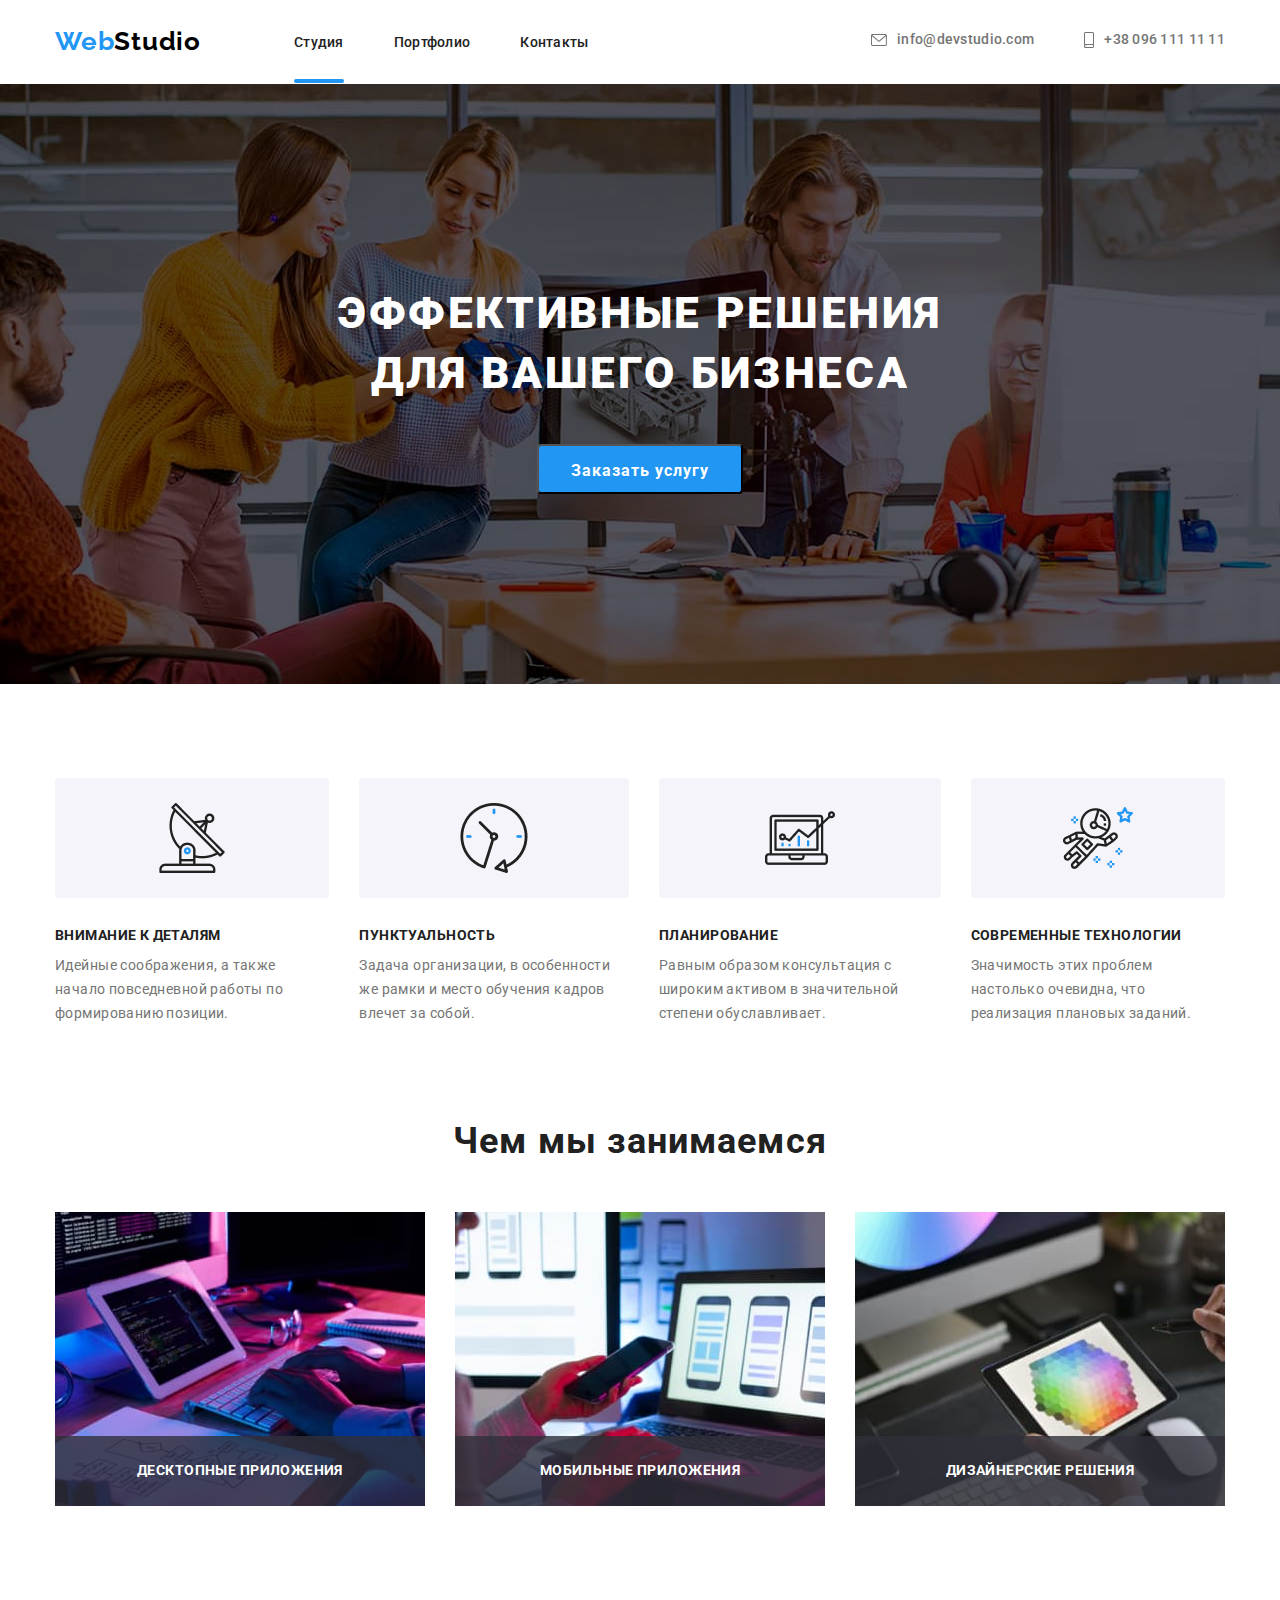
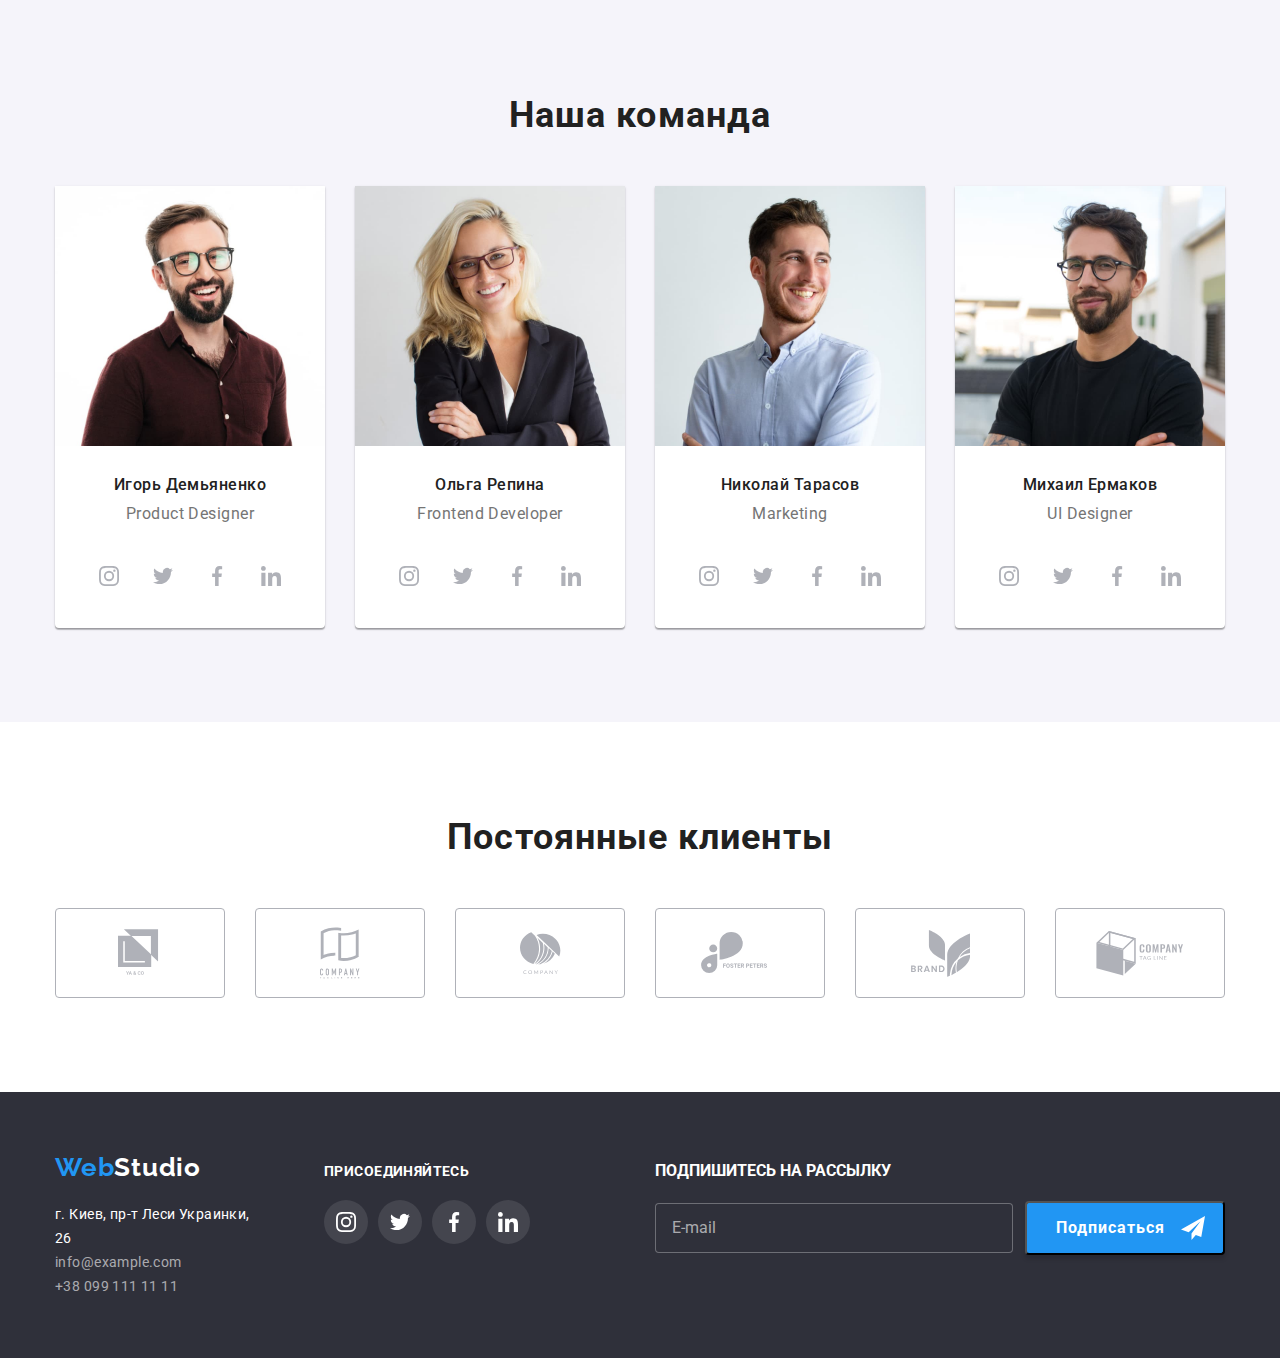
<file: index.html>
<!DOCTYPE html>
<html lang="ru">
  <head>
    <meta charset="UTF-8" />
    <meta name="viewport" content="width=device-width, initial-scale=1.0" />
    <title>goit-markup-hw-04</title>
    <link
      href="https://fonts.googleapis.com/css2?family=Raleway:wght@700&family=Roboto:wght@400;500;700;900&display=swap"
      rel="stylesheet"
    />
    <link
      rel="stylesheet"
      href="https://cdnjs.cloudflare.com/ajax/libs/modern-normalize/1.0.0/modern-normalize.min.css"
    />
    <link rel="stylesheet" href="./css/styles.css" />
  </head>
  <body>
    <!--Хедер-->
    <header class="page-header">
      <div class="container main-nav">
        <nav class="navigation">
          <a href="./index.html" class="logo"
            >Web<span class="logo-header">Studio</span></a
          >

          <ul class="site-nav list">
            <li class="item">
              <a href="./index.html" class="link current">Студия</a>
            </li>
            <li class="item">
              <a href="./portfolio.html" class="link">Портфолио</a>
            </li>
            <li class="item">
              <a href="" class="link">Контакты</a>
            </li>
          </ul>
        </nav>
        <address>
          <ul class="addres-list list">
            <li class="item">
              <a href="mailto:info@devstudio.com" class="mail icon-mail-link">
                <svg class="icon-e-mail">
                  <use
                    href="./images/icons-svg/symbol-defs.svg#icon-e-mail"
                  ></use>
                </svg>
                info@devstudio.com</a
              >
            </li>
            <li class="item">
              <a href="tel:+380961111111" class="tel icon-mail-link">
                <svg class="icon-smartphone">
                  <use
                    href="./images/icons-svg/symbol-defs.svg#icon-smartphone"
                  ></use>
                </svg>
                +38 096 111 11 11</a
              >
            </li>
          </ul>
        </address>
      </div>
    </header>
    <main>
      <!--Заголовок h1-->
      <section class="hero overlay">
        <div class="hero-contact">
          <h1 class="hero-title">Эффективные решения для вашего бизнеса</h1>
          <button data-modal-open class="button-hero">Заказать услугу</button>
        </div>
      </section>
      <!--Особенности-->
      <section class="section section-feature">
        <div class="container">
          <!--h2 для семантики, мы потом его скроем что-бы пользователь не видел-->
          <h2 hidden>Особенности</h2>
          <ul class="feature-list list">
            <li class="list-item">
              <h3 class="title">Внимание к деталям</h3>
              <p class="text">
                Идейные соображения, а также начало повседневной работы по
                формированию позиции.
              </p>
            </li>
            <li class="list-item">
              <h3 class="title">Пунктуальность</h3>
              <p class="text">
                Задача организации, в особенности же рамки и место обучения
                кадров влечет за собой.
              </p>
            </li>
            <li class="list-item">
              <h3 class="title">Планирование</h3>
              <p class="text">
                Равным образом консультация с широким активом в значительной
                степени обуславливает.
              </p>
            </li>
            <li class="list-item">
              <h3 class="title">Современные технологии</h3>
              <p class="text">
                Значимость этих проблем настолько очевидна, что реализация
                плановых заданий.
              </p>
            </li>
          </ul>
        </div>
      </section>
      <!--Чем мы занимаемся-->
      <section class="section">
        <div class="container">
          <h2 class="section-title">Чем мы занимаемся</h2>
          <ul class="services-list list">
            <li class="item">
              <div class="service-thumb">
                <img
                  src="./images/4em-zanimaemsa1.jpg"
                  alt="Проектируем"
                  width="370"
                />
                <p class="service-applications">Десктопные приложения</p>
              </div>
            </li>
            <li class="item">
              <div class="service-thumb">
                <img
                  src="./images/4em-zanimaemsa2.jpg"
                  alt="Планируем"
                  width="370"
                />
                <p class="service-applications">Мобильные приложения</p>
              </div>
            </li>
            <li class="item">
              <div class="service-thumb">
                <img
                  src="./images/4em-zanimaemsa3.jpg"
                  alt="Создаем дизайн"
                  width="370"
                />
                <p class="service-applications">Дизайнерские решения</p>
              </div>
            </li>
          </ul>
        </div>
      </section>
      <!--Наша команда-->
      <section class="section command">
        <div class="container">
          <h2 class="section-title">Наша команда</h2>
          <ul class="command-list list">
            <li class="item">
              <img
                src="./images/Comanda1.jpg"
                alt="Product Designer"
                width="270"
              />
              <h3 class="title">Игорь Демьяненко</h3>
              <p class="text">Product Designer</p>
              <ul class="list social-icon-list">
                <li class="social-icon-item">
                  <a class="social-icon-link" href="https://www.instagram.com/">
                    <svg class="icon-social">
                      <use
                        href="./images/icons-svg/symbol-defs.svg#icon-instagram"
                      ></use>
                    </svg>
                  </a>
                </li>
                <li class="social-icon-item">
                  <a class="social-icon-link" href="https://twitter.com/">
                    <svg class="icon-social">
                      <use
                        href="./images/icons-svg/symbol-defs.svg#icon-twitter"
                      ></use>
                    </svg>
                  </a>
                </li>
                <li class="social-icon-item">
                  <a class="social-icon-link" href="https://www.facebook.com/">
                    <svg class="icon-social">
                      <use
                        href="./images/icons-svg/symbol-defs.svg#icon-facebook"
                      ></use>
                    </svg>
                  </a>
                </li>
                <li class="social-icon-item">
                  <a class="social-icon-link" href="https://www.linkedin.com/">
                    <svg class="icon-social">
                      <use
                        href="./images/icons-svg/symbol-defs.svg#icon-linkedin"
                      ></use>
                    </svg>
                  </a>
                </li>
              </ul>
            </li>
            <li class="item">
              <img
                src="./images/Comanda2.jpg"
                alt="Frontend Developer"
                width="270"
              />
              <h3 class="title">Ольга Репина</h3>
              <p class="text">Frontend Developer</p>
              <ul class="list social-icon-list">
                <li class="social-icon-item">
                  <a class="social-icon-link" href="https://www.instagram.com/">
                    <svg class="icon-social">
                      <use
                        href="./images/icons-svg/symbol-defs.svg#icon-instagram"
                      ></use>
                    </svg>
                  </a>
                </li>
                <li class="social-icon-item">
                  <a class="social-icon-link" href="https://twitter.com/">
                    <svg class="icon-social">
                      <use
                        href="./images/icons-svg/symbol-defs.svg#icon-twitter"
                      ></use>
                    </svg>
                  </a>
                </li>
                <li class="social-icon-item">
                  <a class="social-icon-link" href="https://www.facebook.com/">
                    <svg class="icon-social">
                      <use
                        href="./images/icons-svg/symbol-defs.svg#icon-facebook"
                      ></use>
                    </svg>
                  </a>
                </li>
                <li class="social-icon-item">
                  <a class="social-icon-link" href="https://www.linkedin.com/">
                    <svg class="icon-social">
                      <use
                        href="./images/icons-svg/symbol-defs.svg#icon-linkedin"
                      ></use>
                    </svg>
                  </a>
                </li>
              </ul>
            </li>
            <li class="item">
              <img src="./images/Comanda3.jpg" alt="Marketing" width="270" />
              <h3 class="title">Николай Тарасов</h3>
              <p class="text">Marketing</p>
              <ul class="list social-icon-list">
                <li class="social-icon-item">
                  <a class="social-icon-link" href="https://www.instagram.com/">
                    <svg class="icon-social">
                      <use
                        href="./images/icons-svg/symbol-defs.svg#icon-instagram"
                      ></use>
                    </svg>
                  </a>
                </li>
                <li class="social-icon-item">
                  <a class="social-icon-link" href="https://twitter.com/">
                    <svg class="icon-social">
                      <use
                        href="./images/icons-svg/symbol-defs.svg#icon-twitter"
                      ></use>
                    </svg>
                  </a>
                </li>
                <li class="social-icon-item">
                  <a class="social-icon-link" href="https://www.facebook.com/">
                    <svg class="icon-social">
                      <use
                        href="./images/icons-svg/symbol-defs.svg#icon-facebook"
                      ></use>
                    </svg>
                  </a>
                </li>
                <li class="social-icon-item">
                  <a class="social-icon-link" href="https://www.linkedin.com/">
                    <svg class="icon-social">
                      <use
                        href="./images/icons-svg/symbol-defs.svg#icon-linkedin"
                      ></use>
                    </svg>
                  </a>
                </li>
              </ul>
            </li>
            <li class="item">
              <img src="./images/Comanda4.jpg" alt="UI Designer" width="270" />
              <h3 class="title">Михаил Ермаков</h3>
              <p class="text">UI Designer</p>
              <ul class="list social-icon-list">
                <li class="social-icon-item">
                  <a class="social-icon-link" href="https://www.instagram.com/">
                    <svg class="icon-social">
                      <use
                        href="./images/icons-svg/symbol-defs.svg#icon-instagram"
                      ></use>
                    </svg>
                  </a>
                </li>
                <li class="social-icon-item">
                  <a class="social-icon-link" href="https://twitter.com/">
                    <svg class="icon-social">
                      <use
                        href="./images/icons-svg/symbol-defs.svg#icon-twitter"
                      ></use>
                    </svg>
                  </a>
                </li>
                <li class="social-icon-item">
                  <a class="social-icon-link" href="https://www.facebook.com/">
                    <svg class="icon-social">
                      <use
                        href="./images/icons-svg/symbol-defs.svg#icon-facebook"
                      ></use>
                    </svg>
                  </a>
                </li>
                <li class="social-icon-item">
                  <a class="social-icon-link" href="https://www.linkedin.com/">
                    <svg class="icon-social">
                      <use
                        href="./images/icons-svg/symbol-defs.svg#icon-linkedin"
                      ></use>
                    </svg>
                  </a>
                </li>
              </ul>
            </li>
          </ul>
        </div>
      </section>

      <!--Постоянные клиенты-->
      <section class="section">
        <div class="container">
          <h2 class="section-title">Постоянные клиенты</h2>
          <ul class="list-clients list">
            <li class="list-clients-link">
              <a href="" class="link-client">
                <svg class="client-logo icon-link-client-one">
                  <use
                    href="./images/icons-svg/symbol-defs.svg#icon-logo-client1"
                  ></use>
                </svg>
              </a>
            </li>
            <li class="list-clients-link">
              <a href="" class="link-client">
                <svg class="client-logo icon-link-client-two">
                  <use
                    href="./images/icons-svg/symbol-defs.svg#icon-logo-client2"
                  ></use>
                </svg>
              </a>
            </li>
            <li class="list-clients-link">
              <a href="" class="link-client">
                <svg class="client-logo icon-link-client-three">
                  <use
                    href="./images/icons-svg/symbol-defs.svg#icon-logo-client3"
                  ></use>
                </svg>
              </a>
            </li>
            <li class="list-clients-link">
              <a href="" class="link-client">
                <svg class="client-logo icon-link-client-four">
                  <use
                    href="./images/icons-svg/symbol-defs.svg#icon-logo-client4"
                  ></use>
                </svg>
              </a>
            </li>
            <li class="list-clients-link">
              <a href="" class="link-client">
                <svg class="client-logo icon-link-client-five">
                  <use
                    href="./images/icons-svg/symbol-defs.svg#icon-logo-client5"
                  ></use>
                </svg>
              </a>
            </li>
            <li class="list-clients-link">
              <a href="" class="link-client">
                <svg class="client-logo icon-link-client-six">
                  <use
                    href="./images/icons-svg/symbol-defs.svg#icon-logo-client6"
                  ></use>
                </svg>
              </a>
            </li>
          </ul>
        </div>
      </section>
    </main>
    <!--Футер-->
    <footer class="footer">
      <div class="container footer-icon">
        <div>
          <div class="footer-logo">
            <a href="./index.html" class="logo"
              >Web<span class="logo-footer">Studio</span></a
            >
          </div>
          <address>
            <div class="list-footer">
              <ul class="adres-footer list">
                <li class="adres">г. Киев, пр-т Леси Украинки, 26</li>
                <li>
                  <a href="mailto:info@example.com" class="mail"
                    >info@example.com</a
                  >
                </li>
                <li>
                  <a href="tel:+380991111111" class="tel">+38 099 111 11 11</a>
                </li>
              </ul>
            </div>
          </address>
        </div>
        <div>
          <b class="text-footer">присоединяйтесь</b>
          <ul class="list social-icon-list dark-icon-footer">
            <li class="social-icon-item">
              <a
                class="social-icon-link icon-link-footer"
                href="https://www.instagram.com/"
              >
                <svg class="icon-social">
                  <use
                    href="./images/icons-svg/symbol-defs.svg#icon-instagram"
                  ></use>
                </svg>
              </a>
            </li>
            <li class="social-icon-item">
              <a
                class="social-icon-link icon-link-footer"
                href="https://twitter.com/"
              >
                <svg class="icon-social">
                  <use
                    href="./images/icons-svg/symbol-defs.svg#icon-twitter"
                  ></use>
                </svg>
              </a>
            </li>
            <li class="social-icon-item">
              <a
                class="social-icon-link icon-link-footer"
                href="https://www.facebook.com/"
              >
                <svg class="icon-social">
                  <use
                    href="./images/icons-svg/symbol-defs.svg#icon-facebook"
                  ></use>
                </svg>
              </a>
            </li>
            <li class="social-icon-item">
              <a
                class="social-icon-link icon-link-footer"
                href="https://www.linkedin.com/"
              >
                <svg class="icon-social">
                  <use
                    href="./images/icons-svg/symbol-defs.svg#icon-linkedin"
                  ></use>
                </svg>
              </a>
            </li>
          </ul>
        </div>
        <form class="form-footer">
          <b class="form-title">Подпишитесь на рассылку</b>
          <div class="form-subscription">
            <input
              class="form-input-footer"
              type="email"
              name="email"
              autocomplete="off"
              placeholder="E-mail"
            />
            <button type="submit" class="form-btn-footer">Подписаться</button>
          </div>
        </form>
      </div>
    </footer>

    <!--Модальное окно-->
    <div class="backdrop is-hidden" data-modal>
      <div class="modal">
        <form class="form">
          <strong class="text-form"
            >Оставьте свои данные, мы вам перезвоним</strong
          >
          <div class="form-field">
            <label for="name" class="form-label">Имя</label>
            <input
              class="form-input"
              type="text"
              name="name"
              id="name"
              autocomplete="off"
              autofocus
              placeholder=" "
              required
            />
            <svg class="form-field-icon">
              <use href="./images/icons-svg/sprite.svg#icon-person"></use>
            </svg>
          </div>

          <div class="form-field">
            <label for="telephone" class="form-label">Телефон</label>
            <input
              class="form-input"
              type="tel"
              name="telephone"
              id="telephone"
              autocomplete="off"
              placeholder=" "
            />
            <svg class="form-field-icon">
              <use href="./images/icons-svg/sprite.svg#icon-phone"></use>
            </svg>
          </div>

          <div class="form-field">
            <label for="email" class="form-label">Почта</label>
            <input
              class="form-input"
              type="email"
              name="email"
              id="email"
              autocomplete="off"
              placeholder=" "
            />
            <svg class="form-field-icon">
              <use href="./images/icons-svg/sprite.svg#icon-email"></use>
            </svg>
          </div>

          <div class="form-comment">
            <label for="comment">Комментарий</label>
            <textarea
              class="form-textarea"
              name="comment"
              id="comment"
              rows="8"
              placeholder="Введите текст"
            >
            </textarea>
          </div>

          <label class="checkbox-form">
            <input type="checkbox" name="policy" class="checkbox" />
            <span class="check-box"></span>

            <span class="text-check"
              >Соглашаюсь с рассылкой и принимаю
              <a href="" class="link-form">Условия договора</a></span
            >
          </label>

          <div class="form-button">
            <button type="submit" class="buttons form-btn">Отправить</button>
          </div>
        </form>
        <svg data-modal-close class="icon">
          <use href="./images/icons-svg/symbol-defs.svg#close"></use>
        </svg>
      </div>
    </div>
    <script src="./js/modal.js"></script>
  </body>
</html>
</file>
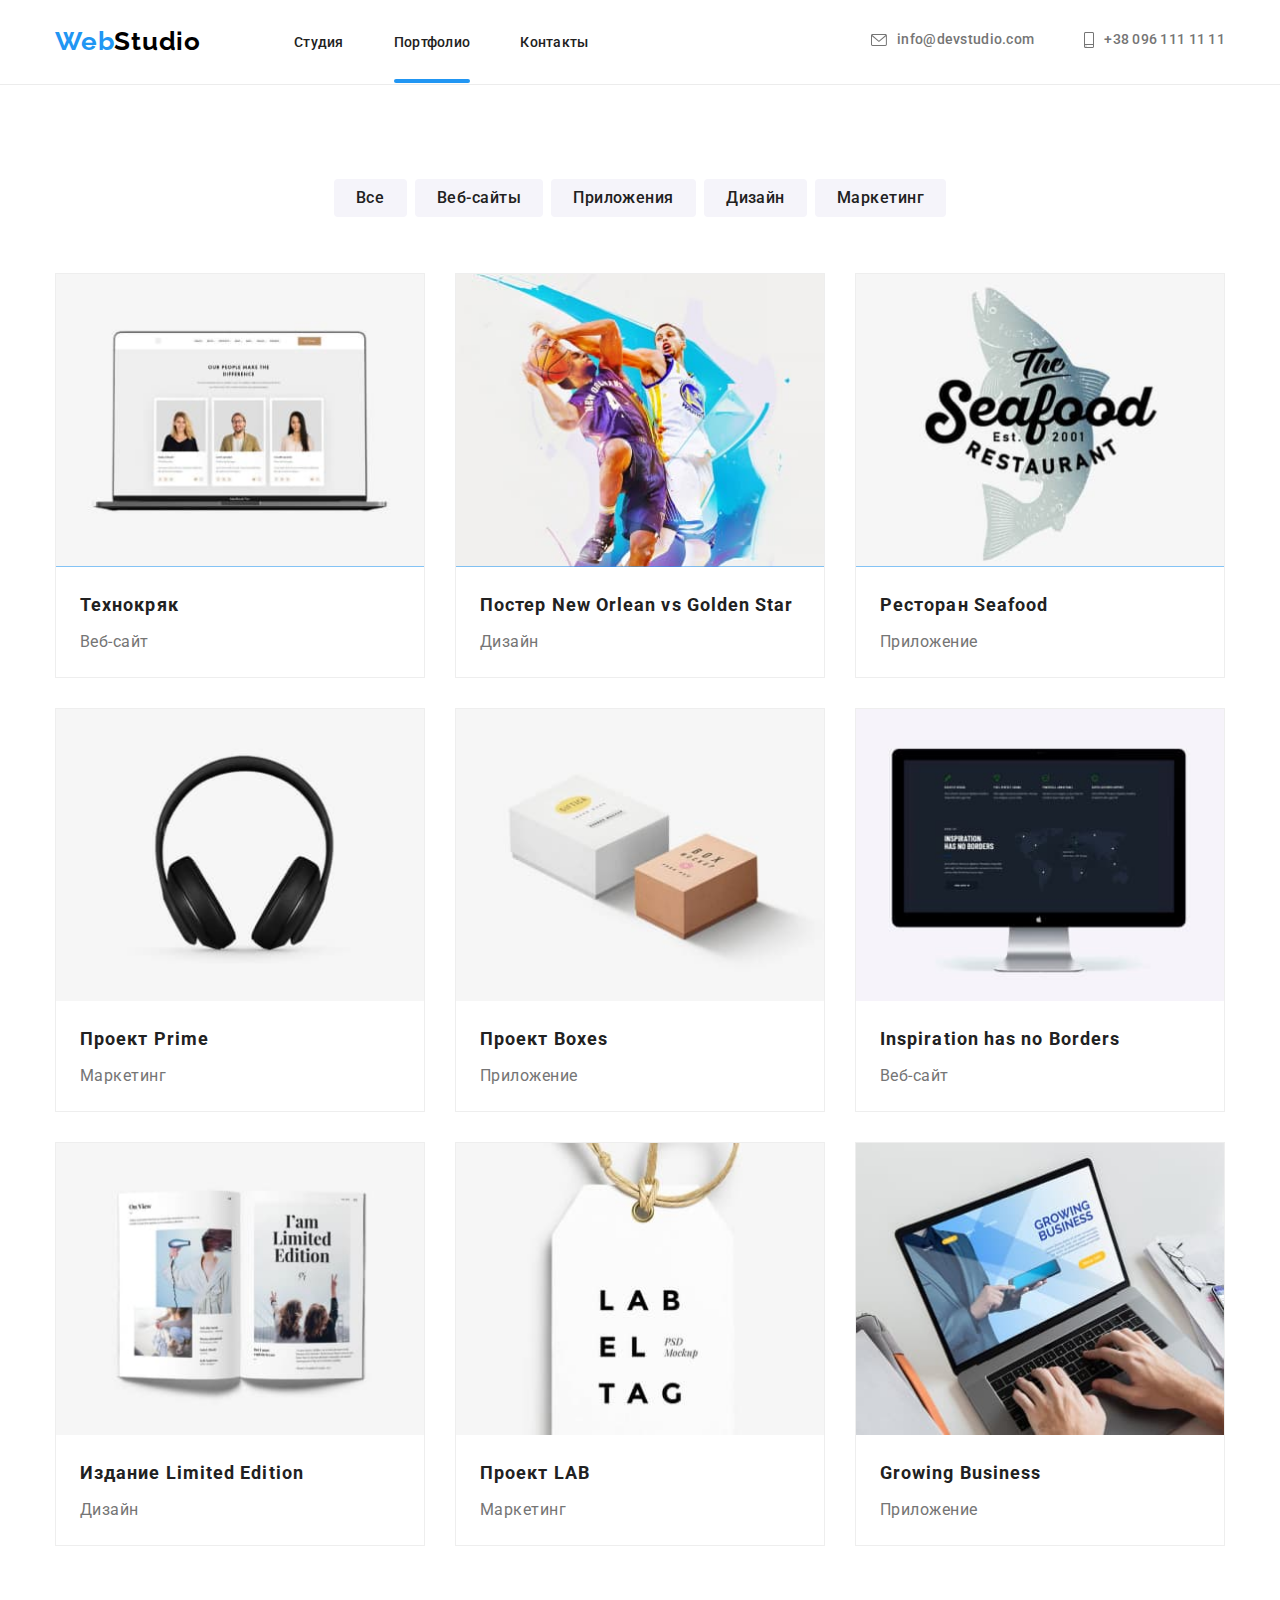
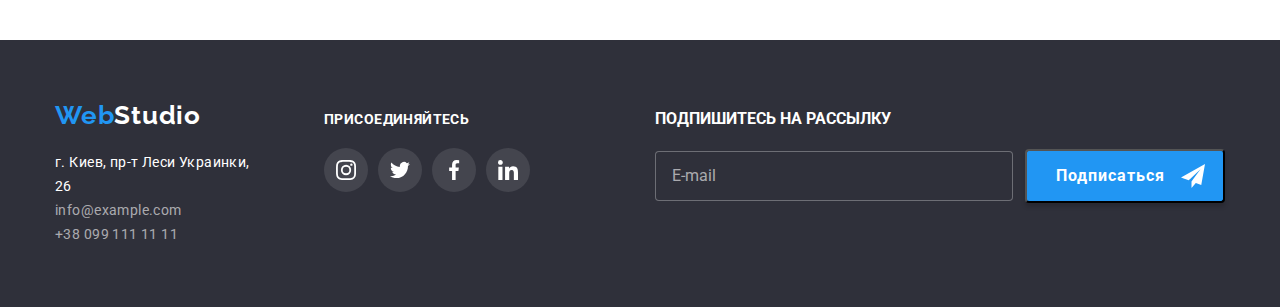
<file: portfolio.html>
<!DOCTYPE html>
<html lang="ru">
  <head>
    <meta charset="UTF-8" />
    <meta name="viewport" content="width=device-width, initial-scale=1.0" />
    <title>Портфолио</title>
    <link
      href="https://fonts.googleapis.com/css2?family=Raleway:wght@700&family=Roboto:wght@400;500;700&display=swap"
      rel="stylesheet"
    />
    <link
      rel="stylesheet"
      href="https://cdnjs.cloudflare.com/ajax/libs/modern-normalize/1.0.0/modern-normalize.min.css"
    />
    <link rel="stylesheet" href="./css/styles.css" />
  </head>
  <body>
    <!--Хедер-->
    <header class="page-header header-portfolio">
      <div class="container main-nav">
        <nav class="navigation">
          <a href="./index.html" class="logo"
            >Web<span class="logo-header">Studio</span></a
          >

          <ul class="site-nav list">
            <li class="item">
              <a href="./index.html" class="link">Студия</a>
            </li>
            <li class="item">
              <a href="./portfolio.html" class="link portfolio">Портфолио</a>
            </li>
            <li class="item">
              <a href="" class="link">Контакты</a>
            </li>
          </ul>
        </nav>
        <address>
          <ul class="addres-list list">
            <li class="item">
              <a href="mailto:info@devstudio.com" class="mail icon-mail-link">
                <svg class="icon-e-mail">
                  <use
                    href="./images/icons-svg/symbol-defs.svg#icon-e-mail"
                  ></use>
                </svg>
                info@devstudio.com</a
              >
            </li>
            <li class="item">
              <a href="tel:+380961111111" class="tel icon-mail-link">
                <svg class="icon-smartphone">
                  <use
                    href="./images/icons-svg/symbol-defs.svg#icon-smartphone"
                  ></use>
                </svg>
                +38 096 111 11 11</a
              >
            </li>
          </ul>
        </address>
      </div>
    </header>
    <main>
      <section class="section">
        <div class="container">
          <!--Основной контент-->
          <!--h1 Портфолио и h2 Фильтр работ для семантики потом скроем-->
          <h2 hidden>Фильтр робот</h2>
          <ul class="list button-list">
            <li class="item buttons button-all">Все</li>
            <li class="item buttons button-veb">Веб-сайты</li>
            <li class="item buttons button-applications">Приложения</li>
            <li class="item buttons button-design">Дизайн</li>
            <li class="item buttons button-marketing">Маркетинг</li>
          </ul>

          <ul class="portfolio-link list">
            <li class="item item-website">
              <a href="" class="link-portfolio">
                <div class="portfolio-img">
                  <img
                    src="./images/technokriak-website.jpg"
                    alt="Веб сайт: Технокряк"
                    width="370px"
                  />
                  <p class="portfolio-text-link">
                    Технокряк это современная площадка распространения
                    коронавируса. Компании используют эту платформу для
                    цифрового шпионажа и атак на защищённые сервера конкурентов.
                  </p>
                </div>
                <div class="portfolio-text">
                  <h3 class="title">Технокряк</h3>
                  <p class="text">Веб-сайт</p>
                </div>
              </a>
            </li>
            <li class="item item-design">
              <a href="" class="link-portfolio">
                <div class="portfolio-img">
                  <img
                    src="./images/poster-design.jpg"
                    alt="Постер Новый Орлеан против Голден Стар"
                    width="370px"
                  />
                  <p class="portfolio-text-link">
                    Технокряк это современная площадка распространения
                    коронавируса. Компании используют эту платформу для
                    цифрового шпионажа и атак на защищённые сервера конкурентов.
                  </p>
                </div>
                <div class="portfolio-text">
                  <h3 class="title">Постер New Orlean vs Golden Star</h3>
                  <p class="text">Дизайн</p>
                </div>
              </a>
            </li>
            <li class="item item-annex">
              <a href="" class="link-portfolio">
                <div class="portfolio-img">
                  <img
                    src="./images/restaurant-annex.jpg"
                    alt="Ресторан морепродукты"
                    width="370px"
                  />
                  <p class="portfolio-text-link">
                    Технокряк это современная площадка распространения
                    коронавируса. Компании используют эту платформу для
                    цифрового шпионажа и атак на защищённые сервера конкурентов.
                  </p>
                </div>
                <div class="portfolio-text">
                  <h3 class="title">Ресторан Seafood</h3>
                  <p class="text">Приложение</p>
                </div>
              </a>
            </li>
            <li class="item item-marketing">
              <a href="" class="link-portfolio">
                <div class="portfolio-img">
                  <img
                    src="./images/prime-marketing.jpg"
                    alt="Проект прайм"
                    width="370px"
                  />
                  <p class="portfolio-text-link">
                    Технокряк это современная площадка распространения
                    коронавируса. Компании используют эту платформу для
                    цифрового шпионажа и атак на защищённые сервера конкурентов.
                  </p>
                </div>
                <div class="portfolio-text">
                  <h3 class="title">Проект Prime</h3>
                  <p class="text">Маркетинг</p>
                </div>
              </a>
            </li>
            <li class="item item-annex-link">
              <a href="" class="link-portfolio">
                <div class="portfolio-img">
                  <img
                    src="./images/boxes-annex.jpg"
                    alt="Проект коробки"
                    width="370px"
                  />
                  <p class="portfolio-text-link">
                    Технокряк это современная площадка распространения
                    коронавируса. Компании используют эту платформу для
                    цифрового шпионажа и атак на защищённые сервера конкурентов.
                  </p>
                </div>
                <div class="portfolio-text">
                  <h3 class="title">Проект Boxes</h3>
                  <p class="text">Приложение</p>
                </div>
              </a>
            </li>
            <li class="item item-website-link">
              <a href="" class="link-portfolio">
                <div class="portfolio-img">
                  <img
                    src="./images/inspiration-website.jpg"
                    alt="Монитор вдохновения"
                    width="370px"
                  />
                  <p class="portfolio-text-link">
                    Технокряк это современная площадка распространения
                    коронавируса. Компании используют эту платформу для
                    цифрового шпионажа и атак на защищённые сервера конкурентов.
                  </p>
                </div>
                <div class="portfolio-text">
                  <h3 class="title">Inspiration has no Borders</h3>
                  <p class="text">Веб-сайт</p>
                </div>
              </a>
            </li>
            <li class="item item-design-link">
              <a href="" class="link-portfolio">
                <div class="portfolio-img">
                  <img
                    src="./images/edition-design.jpg"
                    alt="Лимитованое издание"
                    width="370px"
                  />
                  <p class="portfolio-text-link">
                    Технокряк это современная площадка распространения
                    коронавируса. Компании используют эту платформу для
                    цифрового шпионажа и атак на защищённые сервера конкурентов.
                  </p>
                </div>
                <div class="portfolio-text">
                  <h3 class="title">Издание Limited Edition</h3>
                  <p class="text">Дизайн</p>
                </div>
              </a>
            </li>
            <li class="item item-marketing-link">
              <a href="" class="link-portfolio">
                <div class="portfolio-img">
                  <img
                    src="./images/lab-marketing.jpg"
                    alt="Проект лаборатория"
                    width="370px"
                  />
                  <p class="portfolio-text-link">
                    Технокряк это современная площадка распространения
                    коронавируса. Компании используют эту платформу для
                    цифрового шпионажа и атак на защищённые сервера конкурентов.
                  </p>
                </div>
                <div class="portfolio-text">
                  <h3 class="title">Проект LAB</h3>
                  <p class="text">Маркетинг</p>
                </div>
              </a>
            </li>
            <li class="item item-annex-business">
              <a href="" class="link-portfolio">
                <div class="portfolio-img">
                  <img
                    src="./images/business-annex.jpg"
                    alt="Растущий бизнес"
                    width="370px"
                  />
                  <p class="portfolio-text-link">
                    Технокряк это современная площадка распространения
                    коронавируса. Компании используют эту платформу для
                    цифрового шпионажа и атак на защищённые сервера конкурентов.
                  </p>
                </div>
                <div class="portfolio-text">
                  <h3 class="title">Growing Business</h3>
                  <p class="text">Приложение</p>
                </div>
              </a>
            </li>
          </ul>
        </div>
      </section>
    </main>
    <!--Футер-->
    <footer class="footer">
      <div class="container footer-icon">
        <div>
          <div class="footer-logo">
            <a href="./index.html" class="logo"
              >Web<span class="logo-footer">Studio</span></a
            >
          </div>
          <address>
            <div class="list-footer">
              <ul class="adres-footer list">
                <li class="adres">г. Киев, пр-т Леси Украинки, 26</li>
                <li>
                  <a href="mailto:info@example.com" class="mail"
                    >info@example.com</a
                  >
                </li>
                <li>
                  <a href="tel:+380991111111" class="tel">+38 099 111 11 11</a>
                </li>
              </ul>
            </div>
          </address>
        </div>
        <div>
          <b class="text-footer">присоединяйтесь</b>
          <ul class="list social-icon-list dark-icon-footer">
            <li class="social-icon-item">
              <a
                class="social-icon-link icon-link-footer"
                href="https://www.instagram.com/"
              >
                <svg class="icon-social">
                  <use
                    href="./images/icons-svg/symbol-defs.svg#icon-instagram"
                  ></use>
                </svg>
              </a>
            </li>
            <li class="social-icon-item">
              <a
                class="social-icon-link icon-link-footer"
                href="https://twitter.com/"
              >
                <svg class="icon-social">
                  <use
                    href="./images/icons-svg/symbol-defs.svg#icon-twitter"
                  ></use>
                </svg>
              </a>
            </li>
            <li class="social-icon-item">
              <a
                class="social-icon-link icon-link-footer"
                href="https://www.facebook.com/"
              >
                <svg class="icon-social">
                  <use
                    href="./images/icons-svg/symbol-defs.svg#icon-facebook"
                  ></use>
                </svg>
              </a>
            </li>
            <li class="social-icon-item">
              <a
                class="social-icon-link icon-link-footer"
                href="https://www.linkedin.com/"
              >
                <svg class="icon-social">
                  <use
                    href="./images/icons-svg/symbol-defs.svg#icon-linkedin"
                  ></use>
                </svg>
              </a>
            </li>
          </ul>
        </div>
        <form class="form-footer">
          <b class="form-title">Подпишитесь на рассылку</b>
          <div class="form-subscription">
            <input
              class="form-input-footer"
              type="email"
              name="email"
              autocomplete="off"
              placeholder="E-mail"
            />
            <button type="submit" class="form-btn-footer">Подписаться</button>
          </div>
        </form>
      </div>
    </footer>
  </body>
</html>
</file>
<file: css/styles.css>
:root {
  --primary-text-color: #757575;
  --title-text-color: #212121;
  --accent-color: #2196f3;
  --primary-bg-color: #e5e5e5;
  --primary-white-color: #ffffff;
  --secondary-bg-color: #f5f4fa;
  --color-icon: #afb1b8;
}

body {
  background-color: var(--primary-white-color);
  color: var(--primary-text-color);

  font-family: Roboto, sans-serif;
}

img {
  display: block;
  max-width: 100%;
  height: auto;
}

.list {
  padding: 0;
  margin: 0;
  list-style: none;
}

/* Container */
.container {
  width: 1200px;
  padding-left: 15px;
  padding-right: 15px;

  margin-left: auto;
  margin-right: auto;
}

/* Logo */

.logo {
  margin-right: 93px;
  padding-top: 24px;
  padding-bottom: 25px;

  color: var(--accent-color);
  font-family: Raleway, sans-serif;
  text-decoration: none;

  font-weight: 700;
  font-size: 26px;
  line-height: 1.19em;
  letter-spacing: 0.03em;
}
.logo-header {
  color: black;
}

/* main nav */

.main-nav {
  display: flex;
}

.navigation {
  display: flex;
  align-items: center;
  margin-right: auto;
}

.site-nav {
  display: flex;
  padding-top: 32px;
  padding-bottom: 32px;
}

.page-header .main-nav {
  justify-content: flex-end;
  align-items: center;
}

.site-nav .item:not(:last-child) {
  margin-right: 50px;
}

.site-nav .link {
  color: var(--title-text-color);
  text-decoration: none;

  font-weight: 500;
  font-size: 14px;
  line-height: 1.14em;
  letter-spacing: 0.02em;
  transition: color 250ms cubic-bezier(0.4, 0, 0.2, 1);
}

.site-nav .link:hover {
  color: var(--accent-color);
}

.site-nav .link.current {
  position: relative;
}

.site-nav .link.current::after {
  content: "";
  position: absolute;
  width: 100%;
  height: 4px;

  left: 0;
  bottom: -32.5px;
  background-color: var(--accent-color);
  border-radius: 2px;
}

.site-nav .link.portfolio {
  position: relative;
}

.site-nav .link.portfolio::after {
  content: "";
  position: absolute;
  width: 100%;
  height: 4px;

  left: 0;
  bottom: -32.5px;
  background-color: var(--accent-color);
  border-radius: 2px;
}

.addres-list {
  display: flex;
  padding-top: 32px;
  padding-bottom: 32px;
}

.addres-list .item:not(:last-child) {
  margin-right: 50px;
}

.addres-list .mail {
  color: var(--primary-text-color);
  text-decoration: none;
  font-style: normal;
  font-weight: 500;
  font-size: 14px;
  line-height: 1.14em;
  letter-spacing: 0.02em;

  transition: color 250ms cubic-bezier(0.4, 0, 0.2, 1);
}

.addres-list .mail:hover,
.addres-list .mail:focus {
  color: var(--accent-color);
}

.icon-mail-link {
  display: inline-flex;
  align-items: center;
}

.icon-e-mail {
  width: 16px;
  height: 12px;
  fill: var(--primary-text-color);
  margin-right: 10px;
  transition: fill 250ms cubic-bezier(0.4, 0, 0.2, 1);
}

.icon-mail-link:hover .icon-e-mail,
.icon-mail-link:focus .icon-e-mail {
  fill: var(--accent-color);
}

.icon-smartphone {
  width: 10px;
  height: 16px;
  fill: var(--primary-text-color);
  margin-right: 10px;
  transition: fill 250ms cubic-bezier(0.4, 0, 0.2, 1);
}

.icon-mail-link:hover .icon-smartphone,
.icon-mail-link:focus .icon-smartphone {
  fill: var(--accent-color);
}

.addres-list .tel {
  color: var(--primary-text-color);
  text-decoration: none;
  font-style: normal;

  font-weight: 500;
  font-size: 14px;
  line-height: 1.14em;
  letter-spacing: 0.02em;

  transition: color 250ms cubic-bezier(0.4, 0, 0.2, 1);
}

.addres-list .tel:hover,
.addres-list .tel:focus {
  color: var(--accent-color);
}

/* Стилизация секцый */
/*  Hero */
.hero {
  padding-top: 200px;
  padding-bottom: 200px;
  background-color: #2f303a;
  text-align: center;
}

.overlay {
  max-width: 1600px;
  height: 600px;
  margin-left: auto;
  margin-right: auto;
  background-image: linear-gradient(rgba(0, 0, 0, 0.4), rgba(0, 0, 0, 0.4)),
    url(../images/imgheroy.jpg);
  background-repeat: no-repeat;
  background-position: center;
  background-size: cover;
}

.hero-contact {
  max-width: 696px;
  margin-left: auto;
  margin-right: auto;
}
.hero-title {
  margin-top: 0;
  margin-bottom: 40px;

  color: var(--primary-white-color);
  text-transform: uppercase;
  font-weight: 900;
  font-size: 44px;
  line-height: 1.36em;
  letter-spacing: 0.06em;
}

/* Section */
.section-title {
  margin-top: 0;
  margin-bottom: 50px;
  color: var(--title-text-color);

  font-weight: 700;
  font-size: 36px;
  line-height: 1.17em;
  text-align: center;
  letter-spacing: 0.03em;
}

/* features */

.feature-list {
  display: flex;
}

.feature-list .list-item:not(:last-child) {
  margin-right: 30px;
}

.list-item::before {
  display: block;
  content: "";
  height: 120px;
  background-repeat: no-repeat;
  background-position: center;
  background-color: #f5f4fa;
  border-radius: 4px;
}

.list-item:nth-child(1)::before {
  background-image: url(../images/antenna1.png);
}

.list-item:nth-child(2)::before {
  background-image: url(../images/clock.png);
}

.list-item:nth-child(3)::before {
  background-image: url(../images/diagram.png);
}

.list-item:nth-child(4)::before {
  background-image: url(../images/astronaut.png);
}

.feature-list .title {
  margin-top: 30px;
  margin-bottom: 10px;

  color: var(--title-text-color);
  text-transform: uppercase;

  font-weight: 700;
  font-size: 14px;
  line-height: 1.14em;
  letter-spacing: 0.03em;
}

.feature-list .text {
  margin-top: 0;
  margin-bottom: 0;

  font-size: 14px;
  line-height: 1.71em;
  letter-spacing: 0.03em;
}

/* services-list */

.services-list .item:not(:last-child) {
  margin-right: 30px;
}

/* Команда  commands */

.section {
  padding-top: 94px;
  padding-bottom: 94px;
}

.section-feature {
  padding-bottom: 0;
}

.command {
  background-color: var(--secondary-bg-color);
}

.command-list {
  display: flex;
}

.command-list .item {
  box-shadow: 0px 1px 3px rgba(0, 0, 0, 0.12), 0px 1px 1px rgba(0, 0, 0, 0.14),
    0px 2px 1px rgba(0, 0, 0, 0.2);
  border-radius: 0px 0px 4px 4px;
  background-color: var(--primary-white-color);
}
.command-list .item:not(:last-child) {
  margin-right: 30px;
}

.services-list {
  display: flex;
}

.services-list .service-thumb {
  position: relative;
}

.service-applications {
  position: absolute;
  bottom: 0;
  width: 100%;
  background-color: rgba(47, 48, 58, 0.8);

  font-weight: 700;
  font-size: 14px;
  line-height: 1.14;
  letter-spacing: 0.03em;
  text-align: center;
  text-transform: uppercase;
  color: var(--primary-white-color);
  padding-top: 27px;
  padding-bottom: 27px;
  margin: 0;
}

.command-list .title {
  margin-top: 30px;
  margin-bottom: 10px;
  text-align: center;

  color: var(--title-text-color);

  font-weight: 500;
  font-size: 16px;
  line-height: 1.18em;
  letter-spacing: 0.03em;
}

.command-list .text {
  margin-bottom: 30px;
  margin-top: 0;
  text-align: center;

  font-size: 16px;
  line-height: 1.18em;
  letter-spacing: 0.03em;
}
/* Список ссылок на соц сети */

.social-icon-list {
  display: flex;
  justify-content: center;
  margin-left: 32px;
  margin-right: 32px;
  margin-bottom: 30px;
}

.icon-social {
  width: 20px;
  height: 20px;
  fill: var(--color-icon);

  transition: fill 250ms cubic-bezier(0.4, 0, 0.2, 1);
}

.social-icon-link:hover .icon-social,
.social-icon-link:focus .icon-social {
  fill: var(--primary-white-color);
}

.social-icon-link {
  display: flex;
  justify-content: center;
  align-items: center;

  width: 44px;
  height: 44px;
  background-color: var(--primary-white-color);
  border-radius: 50%;

  transition: background-color 250ms cubic-bezier(0.4, 0, 0.2, 1);
}

.social-icon-link:hover,
.social-icon-link:focus {
  background-color: var(--accent-color);
}

.social-icon-item:not(:last-child) {
  margin-right: 10px;
}

/* Постоянные клиенты */

.list-clients {
  display: flex;
  padding: 0;
  margin: 0;
}

.link-client {
  display: flex;
  width: 170px;
  height: 90px;
  justify-content: center;
  align-items: center;
  fill: currentColor;
  border: 1px solid var(--color-icon);
  border-radius: 4px;

  transition: border 250ms cubic-bezier(0.4, 0, 0.2, 1);
}

.link-client:hover,
.link-client:focus {
  border: 1px solid var(--accent-color);
}

.client-logo {
  fill: var(--color-icon);
  transition: fill 250ms cubic-bezier(0.4, 0, 0.2, 1);
}

.link-client:hover .client-logo,
.link-client:focus .client-logo {
  fill: var(--accent-color);
}

.list-clients-link:not(:last-child) {
  margin-right: 30px;
}

.icon-link-client-one {
  display: flex;
  justify-content: center;
  align-items: center;
  width: 44.27px;
  height: 49.23px;
  text-align: center;
}

.icon-link-client-two {
  width: 40px;
  height: 52px;
}

.icon-link-client-three {
  width: 41px;
  height: 42.6px;
}

.icon-link-client-four {
  width: 79px;
  height: 42.02px;
}

.icon-link-client-five {
  width: 59px;
  height: 47px;
}

.icon-link-client-six {
  width: 88px;
  height: 45px;
}

/* footer */

.footer {
  background-color: #2f303a;
}

/* form footer - подписка */

.form-footer {
  width: 570px;
  margin-left: 93px;
  margin-right: 0;
  padding: 0;
}

.form-title {
  text-transform: uppercase;
  color: var(--primary-white-color);
}

.form-input-footer {
  padding: 15px 16px;
  margin-right: 12px;

  border: 1px solid rgba(255, 255, 255, 0.3);
  border-radius: 4px;
  background-color: #2f303a;
  color: var(--secondary-bg-color);
  width: 358px;
}

.form-subscription {
  display: flex;
  align-items: baseline;
  margin-top: 20px;
}

.form-subscription input::placeholder {
  color: rgba(255, 255, 255, 0.6);
}

.form-subscription .form-btn-footer {
  position: relative;

  width: 200px;
  padding: 10px;
  padding-right: 62px;
  padding-left: 29px;

  font-weight: 700;
  font-size: 16px;
  line-height: 1.87;
  letter-spacing: 0.06em;
  font-style: normal;

  color: var(--primary-white-color);
  background-color: var(--accent-color);

  box-shadow: 0px 4px 4px rgba(0, 0, 0, 0.15);
  border-radius: 4px;
}

.form-btn-footer::after {
  content: "";
  display: block;
  width: 24px;
  height: 24px;
  background-image: url(../images/icons-svg/icon-send.svg);

  position: absolute;
  top: 50%;
  right: 18px;
  transform: translateY(-50%);
}

/* Оформлення ссилок  на соц сети у футере*/

.dark-icon-footer {
  margin-top: 0;
  margin-bottom: 100px;
  width: 206px;
  height: 44px;
  margin-left: 0;
}
.container.footer-icon {
  display: flex;
  align-items: baseline;
}

.text-footer {
  display: block;
  margin-bottom: 20px;
  padding-top: 72px;
  font-weight: 700;
  font-size: 14px;
  line-height: 1.14;
  letter-spacing: 0.03em;
  text-transform: uppercase;
  color: var(--primary-white-color);
}

.icon-link-footer .icon-social {
  fill: var(--primary-white-color);
}

.icon-link-footer {
  background-color: rgba(255, 255, 255, 0.1);
}

/* Лого footer*/
.logo-footer {
  color: var(--primary-white-color);
}

.footer-logo {
  padding-top: 60px;
  margin-bottom: 20px;
}

.footer-logo .logo {
  margin-top: 0;
  padding: 0;
}

.list-footer {
  padding-bottom: 60px;
  margin-top: 0;
  margin-right: 70px;
}

.footer.container {
  background-color: #2f303a;
}

.adres-footer .adres {
  color: var(--primary-white-color);
  font-style: normal;
  font-size: 14px;
  line-height: 1.7em;
  letter-spacing: 0.03em;
}

.adres-footer .mail,
.adres-footer .tel {
  color: rgba(255, 255, 255, 0.6);
  text-decoration: none;
  font-style: normal;
  font-size: 14px;
  line-height: 1.7em;
  letter-spacing: 0.03em;
}

/* button кнопка */

.button-hero {
  border-radius: 4px;
  padding: 10px 32px;

  background-color: var(--accent-color);
  color: var(--primary-white-color);
  font-family: inherit;
  display: inline-block;
  min-width: 200px;
  height: 50px;
  font-weight: 700;
  font-size: 16px;
  line-height: 1.87em;
  text-align: center;
  letter-spacing: 0.06em;
}

/* Стилизацый 2 страницы ПОРТФОЛИО main*/

.button-list .button-all {
  min-width: 73px;
  height: 38px;
}

/* .button-all:hover,
.button-all:focus {
  box-shadow: 0px 3px 1px rgba(0, 0, 0, 0.1), 0px 1px 2px rgba(0, 0, 0, 0.08),
    0px 2px 2px rgba(0, 0, 0, 0.12);
  background-color: var(--accent-color);
  color: var(--primary-white-color);
} */

.buttons {
  border-radius: 4px;
  padding: 6px 22px;
  text-align: center;

  color: var(--title-text-color);
  background-color: var(--secondary-bg-color);
  font-family: inherit;
  font-weight: 500;
  font-size: 16px;
  line-height: 1.62em;
  letter-spacing: 0.03em;

  transition: background-color 250ms cubic-bezier(0.4, 0, 0.2, 1);

  display: flex;
  justify-content: center;
  align-items: center;
}

.buttons:hover,
.buttons:focus {
  background-color: var(--accent-color);
  color: var(--primary-white-color);
  box-shadow: 0px 3px 1px rgba(0, 0, 0, 0.1), 0px 1px 2px rgba(0, 0, 0, 0.08),
    0px 2px 2px rgba(0, 0, 0, 0.12);
}

.button-list .button-veb {
  min-width: 128px;
  height: 38px;
}

.button-list .button-applications {
  min-width: 145px;
  height: 38px;
}

.button-list .button-design {
  min-width: 103px;
  height: 38px;
}

.button-list .button-marketing {
  min-width: 130px;
  height: 38px;
}

.button-list {
  display: flex;
  justify-content: center;
  margin-bottom: 56px;
}

.button-list .item:not(:last-child) {
  margin-right: 8px;
}

/* Портфолио списки */

.header-portfolio {
  border-bottom: 1px solid #ececec;
}

.link-portfolio {
  display: block;
  text-decoration: none;
}

.portfolio-text {
  padding: 20px 24px;
}

.portfolio-link .title {
  margin-top: 0;
  margin-bottom: 4px;

  color: var(--title-text-color);
  font-style: normal;

  font-weight: 700;
  font-size: 18px;
  line-height: 2em;
  letter-spacing: 0.06em;
}

.portfolio-link .text {
  margin-top: 0;
  margin-bottom: 0;

  color: var(--primary-text-color);

  font-style: normal;
  font-size: 16px;
  line-height: 1.87em;
  letter-spacing: 0.03em;
}

.portfolio-link {
  display: flex;
  flex-wrap: wrap;
}

.item-website:hover,
.item-website:focus {
  box-shadow: 0px 1px 1px rgba(0, 0, 0, 0.12), 0px 4px 4px rgba(0, 0, 0, 0.06),
    1px 4px 6px rgba(0, 0, 0, 0.16);
}

.item-design:hover,
.item-design:focus {
  box-shadow: 0px 1px 1px rgba(0, 0, 0, 0.12), 0px 4px 4px rgba(0, 0, 0, 0.06),
    1px 4px 6px rgba(0, 0, 0, 0.16);
}

.item-annex:hover,
.item-annex:focus {
  box-shadow: 0px 1px 1px rgba(0, 0, 0, 0.12), 0px 4px 4px rgba(0, 0, 0, 0.06),
    1px 4px 6px rgba(0, 0, 0, 0.16);
}

.item-marketing:hover,
.item-marketing:focus {
  box-shadow: 0px 1px 1px rgba(0, 0, 0, 0.12), 0px 4px 4px rgba(0, 0, 0, 0.06),
    1px 4px 6px rgba(0, 0, 0, 0.16);
}

.item-annex-link:hover,
.item-annex-link:focus {
  box-shadow: 0px 1px 1px rgba(0, 0, 0, 0.12), 0px 4px 4px rgba(0, 0, 0, 0.06),
    1px 4px 6px rgba(0, 0, 0, 0.16);
}

.item-website-link:hover,
.item-website-link:focus {
  box-shadow: 0px 1px 1px rgba(0, 0, 0, 0.12), 0px 4px 4px rgba(0, 0, 0, 0.06),
    1px 4px 6px rgba(0, 0, 0, 0.16);
}

.item-design-link:hover,
.item-design-link:focus {
  box-shadow: 0px 1px 1px rgba(0, 0, 0, 0.12), 0px 4px 4px rgba(0, 0, 0, 0.06),
    1px 4px 6px rgba(0, 0, 0, 0.16);
}

.item-marketing-link:hover,
.item-marketing-link:focus {
  box-shadow: 0px 1px 1px rgba(0, 0, 0, 0.12), 0px 4px 4px rgba(0, 0, 0, 0.06),
    1px 4px 6px rgba(0, 0, 0, 0.16);
}

.item-annex-business:hover,
.item-annex-business:focus {
  box-shadow: 0px 1px 1px rgba(0, 0, 0, 0.12), 0px 4px 4px rgba(0, 0, 0, 0.06),
    1px 4px 6px rgba(0, 0, 0, 0.16);
}

.portfolio-link .item {
  width: 370px;
  margin-right: 30px;
  margin-bottom: 30px;
  border: 1px solid #eeeeee;
}

.portfolio-img {
  position: relative;
  overflow: hidden;
}
/* .portfolio-img::before {
  content: "";
  position: absolute;
  width: 100%;
  height: 100%;
  background-color: rgba(33, 150, 243, 0.9);
} */

.portfolio-text-link {
  position: absolute;
  top: 0;
  left: 0;
  margin: 0;
  width: 100%;
  height: 100%;
  background-color: rgba(33, 150, 243, 0.9);

  font-weight: 400;
  font-size: 18px;
  line-height: 1.55;
  letter-spacing: 0.03em;
  color: var(--primary-white-color);
  padding: 63px 24px;

  transform: translateY(100%);
  transition: transform 250ms ease;
}

.portfolio-img:hover .portfolio-text-link {
  transform: translateY(0);
}

/* .portfolio-link:hover .item,
.portfolio-link:focus .item {
  box-shadow: 0px 1px 1px rgba(0, 0, 0, 0.12), 0px 4px 4px rgba(0, 0, 0, 0.06),
    1px 4px 6px rgba(0, 0, 0, 0.16);
} */

.portfolio-link .item:nth-child(3n) {
  margin-right: 0;
}

.portfolio-link .item:nth-last-child(-n + 3) {
  margin-bottom: 0;
}

.backdrop {
  position: fixed;
  top: 50%;
  left: 50%;
  transform: translate(-50%, -50%);

  width: 1600px;
  height: 1024px;
  background-color: rgba(0, 0, 0, 0.2);

  overflow: auto;
}

/* Модальное окно */

.backdrop.is-hidden {
  opacity: 0;
  visibility: hidden;
  pointer-events: none;
}

.modal {
  position: absolute;
  top: 50%;
  left: 50%;
  transform: translate(-50%, -50%);

  min-width: 528px;
  min-height: 581px;
  background-color: #fff;

  box-shadow: 0px 1px 3px rgba(0, 0, 0, 0.12), 0px 1px 1px rgba(0, 0, 0, 0.14),
    0px 2px 1px rgba(0, 0, 0, 0.2);
  border-radius: 4px;
}

.icon {
  position: absolute;
  top: 8px;
  right: 8px;
  width: 30px;
  height: 30px;
  outline: transparent;
  fill: var(--primary-white-color);
}

.icon:hover,
.icon:focus {
  fill: var(--accent-color);
}

/* FORM */

.text-form {
  font-weight: 700;
  font-size: 20px;
  line-height: 1.15em;
  text-align: center;
  letter-spacing: 0.03em;
  color: var(--title-text-color);

  margin-bottom: 12px;

  display: inline-block;
}

.form {
  width: 528px;
  padding: 40px;
}

.form-field {
  position: relative;
  width: 100%;
  margin-bottom: 10px;
  display: flex;
  flex-direction: column;
}

.form-field .form-input {
  margin: 0;
  padding: 12px;
  padding-right: 15px;
  padding-left: 42px;
  border: 1px solid rgba(33, 33, 33, 0.2);
  border-radius: 4px;
  outline-color: transparent;

  color: var(--title-text-color);
}

.form-field label,
.form-comment label {
  margin-bottom: 4px;

  font-weight: 400;
  font-size: 12px;
  line-height: 1.16em;
  letter-spacing: 0.01em;
}

textarea {
  resize: none;
}

.form-comment {
  margin-bottom: 20px;
  display: flex;
  flex-direction: column;
}

.form-comment textarea {
  padding: 12px 16px;

  border: 1px solid rgba(33, 33, 33, 0.2);
  border-radius: 4px;
}

.form-comment textarea::placeholder {
  font-weight: 400;
  font-size: 12px;
  line-height: 1.16em;
  letter-spacing: 0.01em;

  color: rgba(117, 117, 117, 0.5);
}

.form-input:not(:placeholder-shown) {
  border-color: var(--accent-color);
}
.form-input:focus {
  outline-color: var(--accent-color);
}

textarea:not(:placeholder-shown) {
  border-color: var(--accent-color);
}

textarea:focus {
  outline-color: var(--accent-color);
}

.form-input:not(:placeholder-shown) ~ .form-field-icon,
.form-input:focus ~ .form-field-icon {
  fill: var(--accent-color);
}

/*  Чекбоксы */

.checkbox-form {
  display: block;
  width: 100%;
  text-align: center;
  margin-top: 0;
  margin-bottom: 30px;

  position: relative;

  padding-left: 1.2em;
}

.checkbox-form .text-check {
  font-weight: 400;
  font-size: 14px;
  line-height: 1.71em;
  letter-spacing: 0.03em;

  margin-left: 8px;
}

.checkbox-form .link-form {
  color: var(--accent-color);

  font-weight: 400;
  font-size: 14px;
  line-height: 1.71em;
  letter-spacing: 0.03em;
}

.checkbox {
  width: 1px;
  height: 1px;
  overflow: hidden;
  clip: rect(0 0 0 0);

  position: absolute;
}

.check-box {
  position: absolute;
  width: 16px;
  height: 15px;
  top: 3px;
  margin-left: -1.2em;

  background-image: url(../images/icons-svg/check-vector.svg);
}

.checkbox:checked + .check-box {
  background-image: url(../images/icons-svg/icon-check.svg);
}

.form-button .form-btn {
  width: 200px;
  padding: 10px 55px;

  background-color: var(--accent-color);
  color: var(--primary-white-color);
  box-shadow: 0px 4px 4px rgba(92, 80, 80, 0.15);
  border-radius: 4px;
}

.form-button {
  display: flex;
  justify-content: center;
}

.form-field-icon {
  position: absolute;
  top: 65%;
  left: 12px;

  transform: translateY(-50%);

  display: inline-block;
  width: 18px;
  height: 18px;
  fill: var(--title-text-color);

  transition: transform 250ms cubic-bezier(0.4, 0, 0.2, 1);
}
</file>
